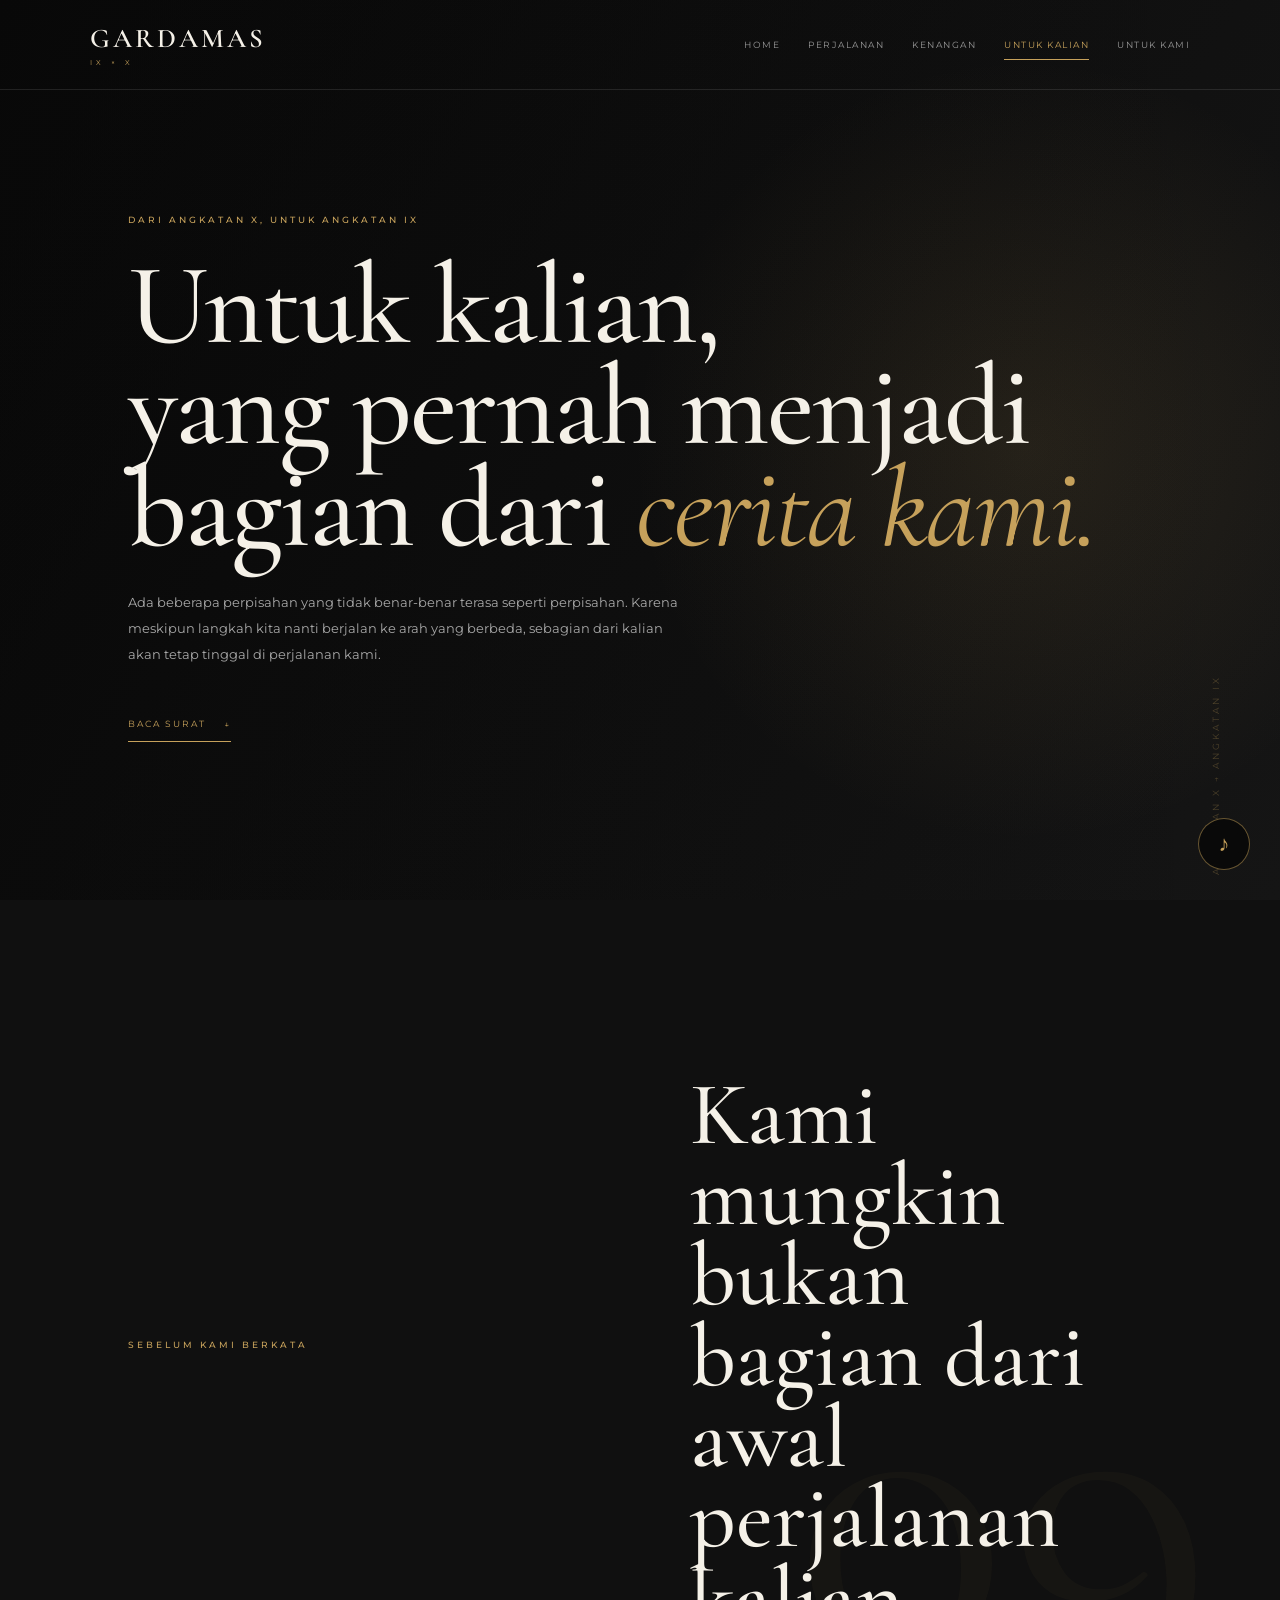
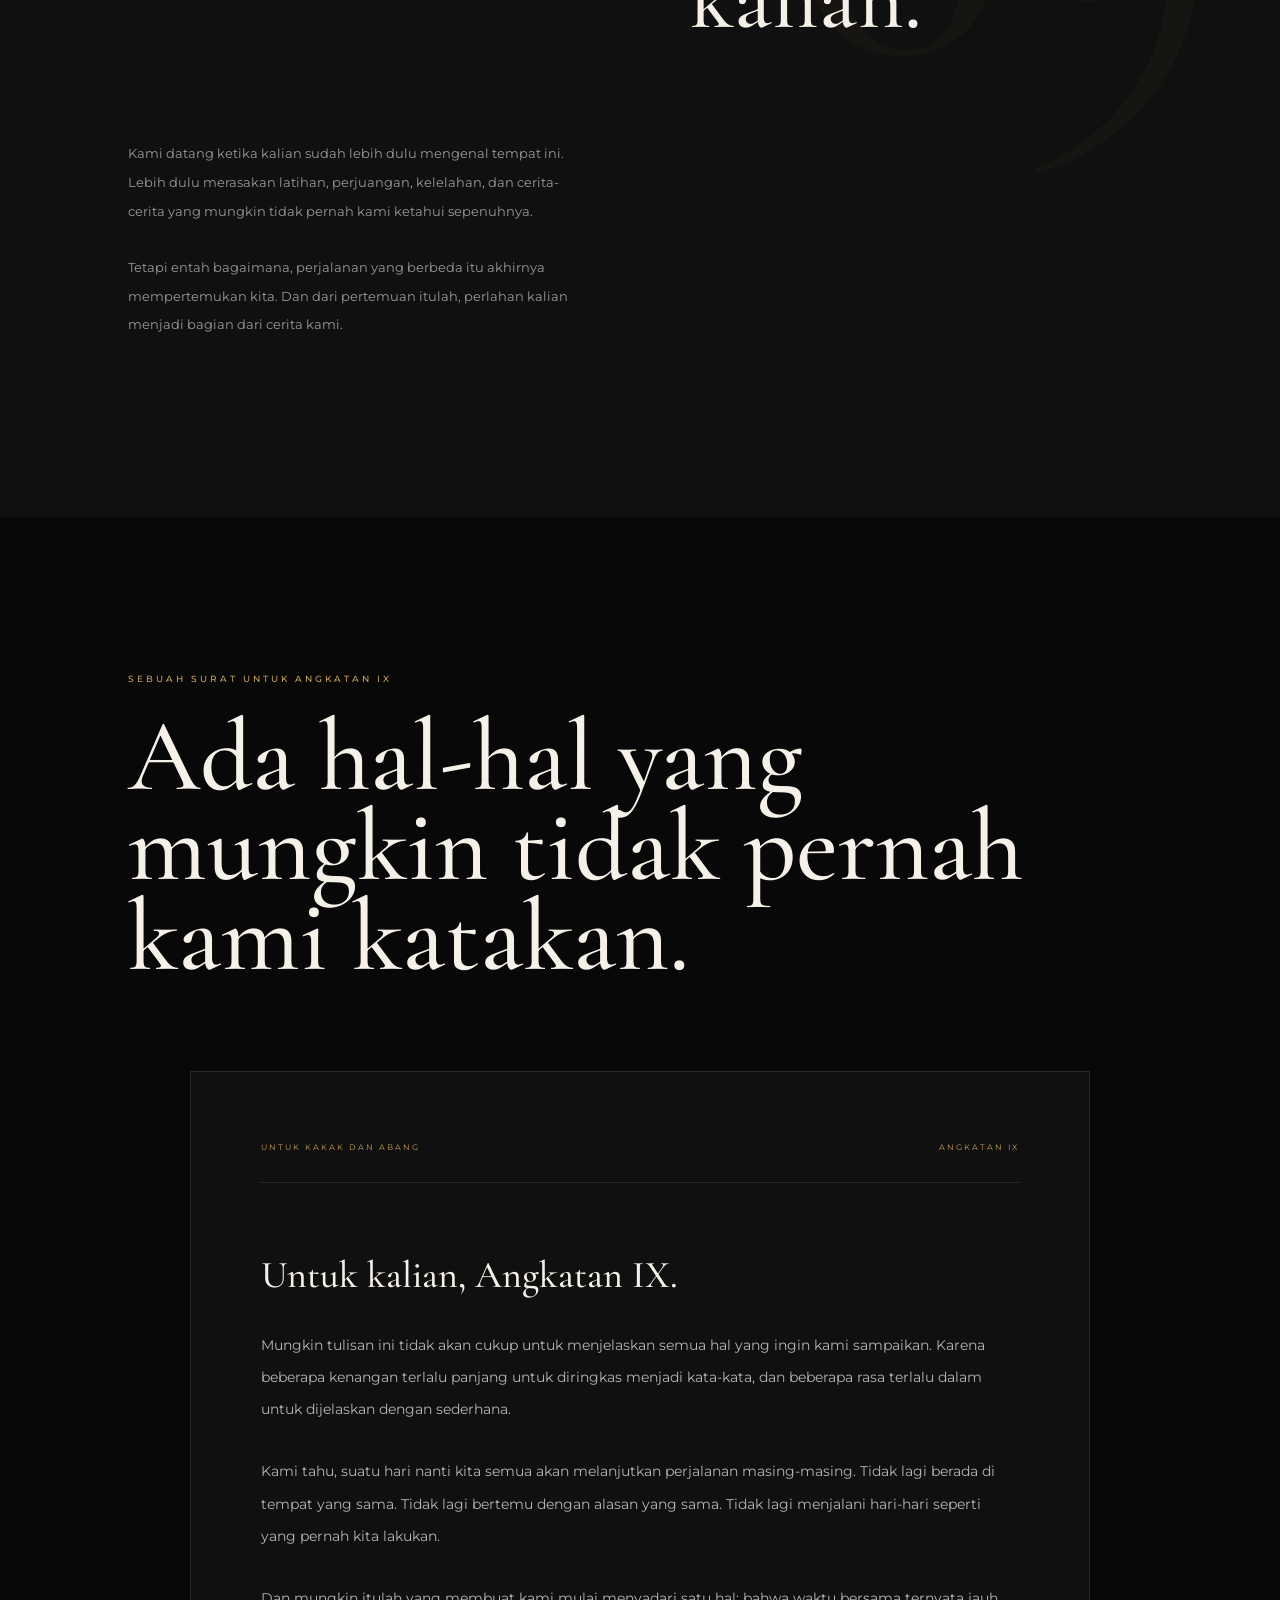
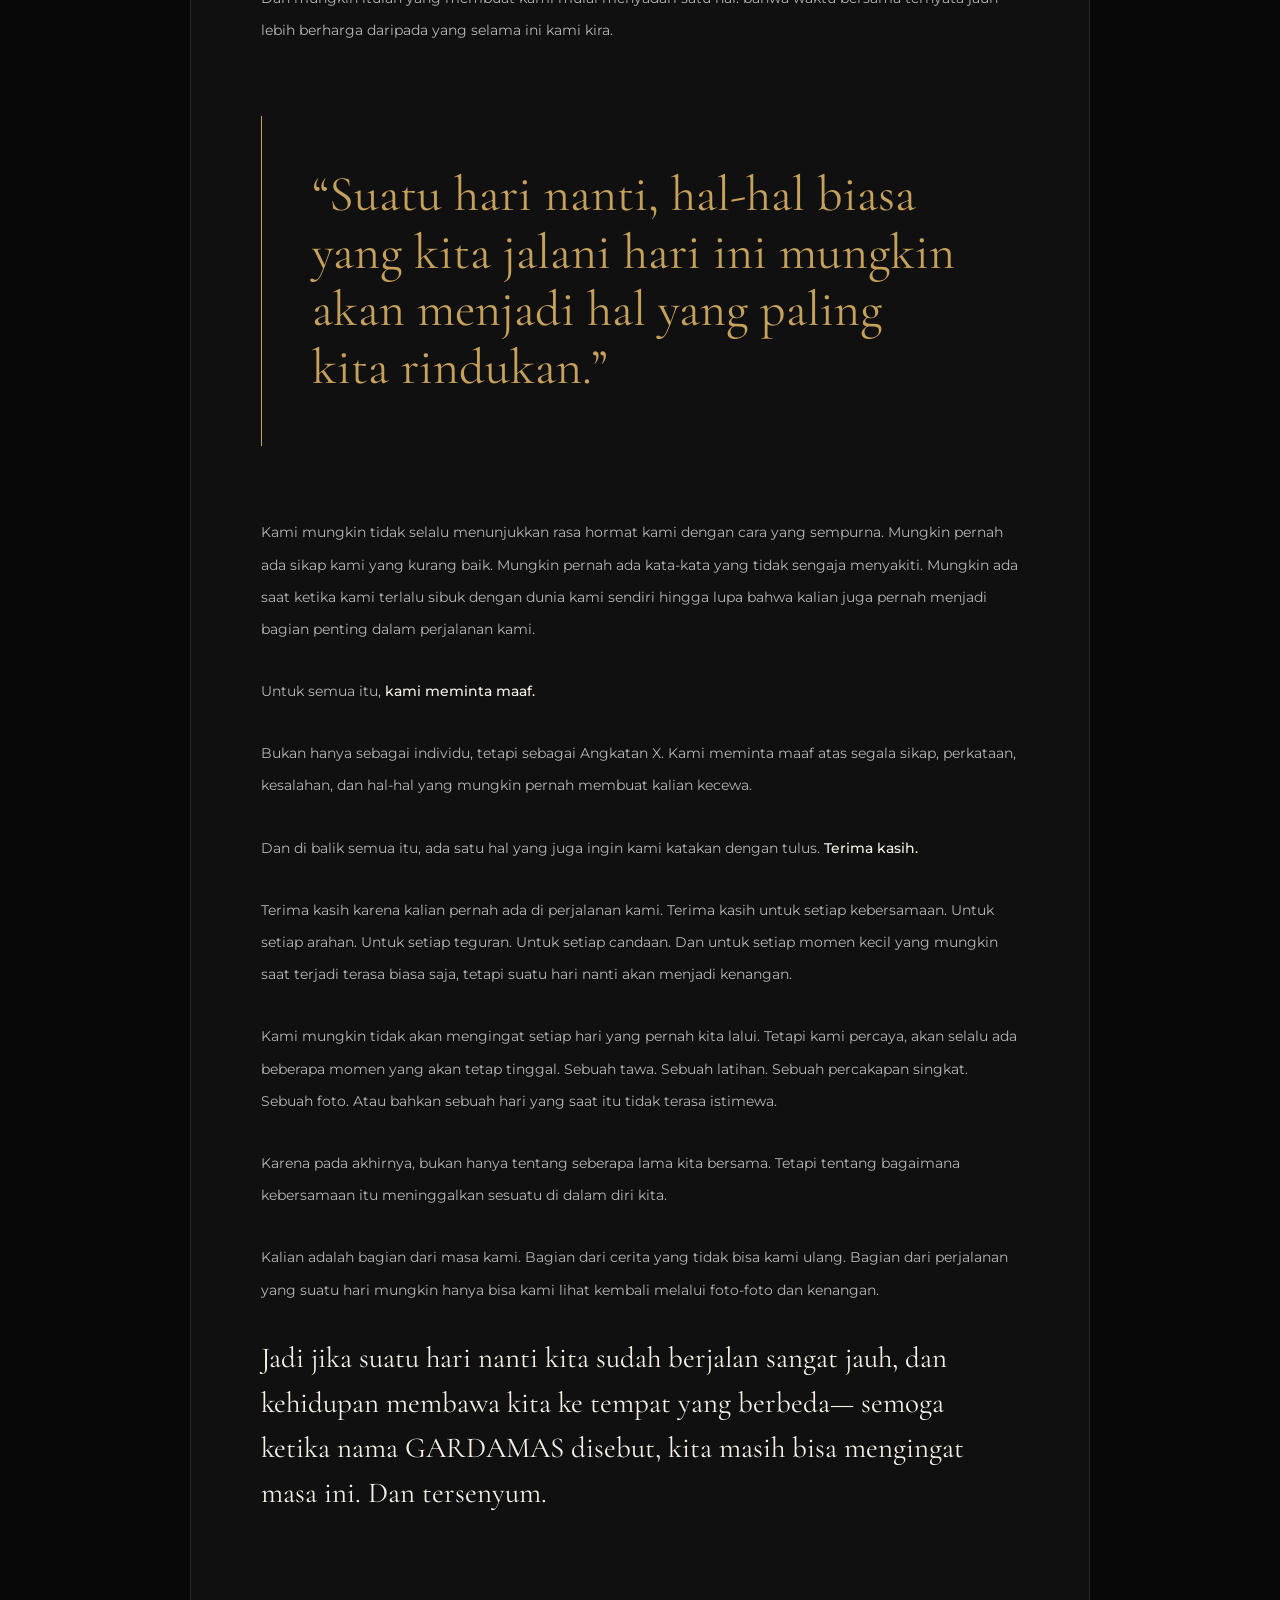
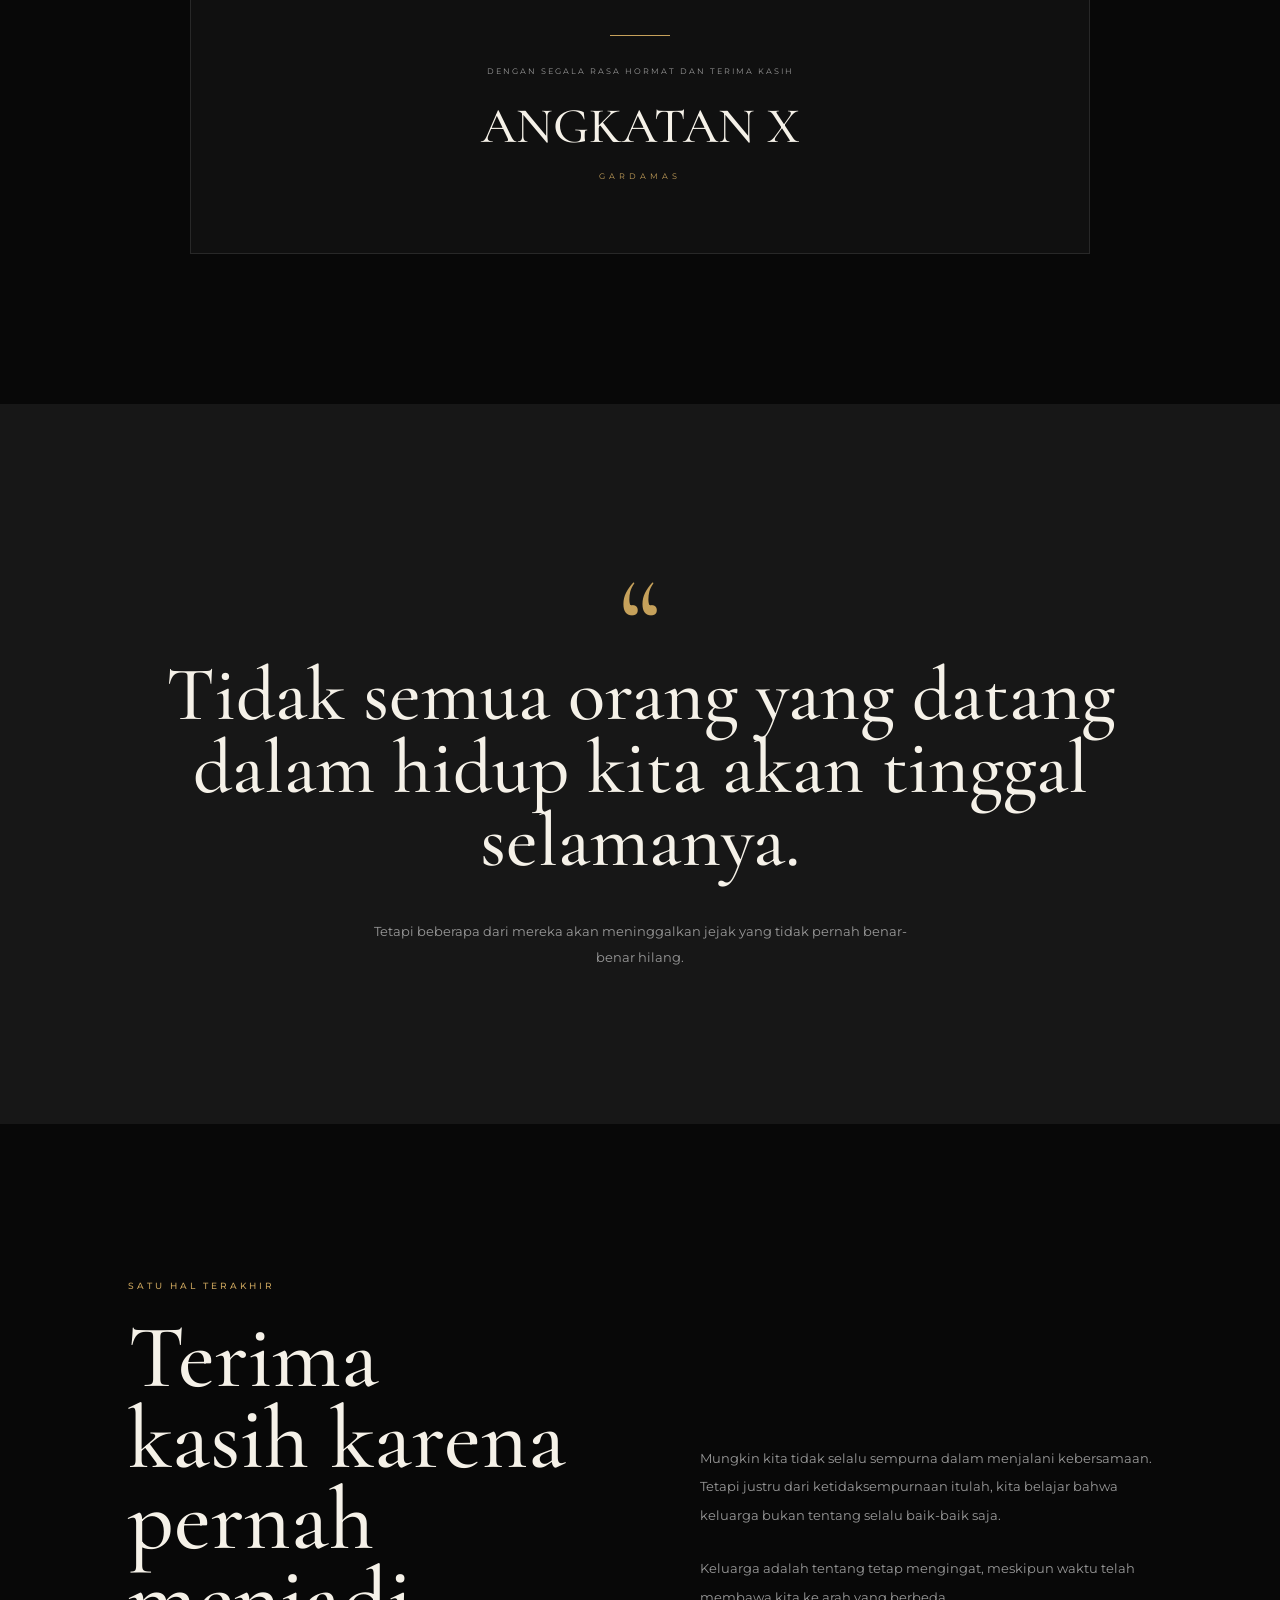
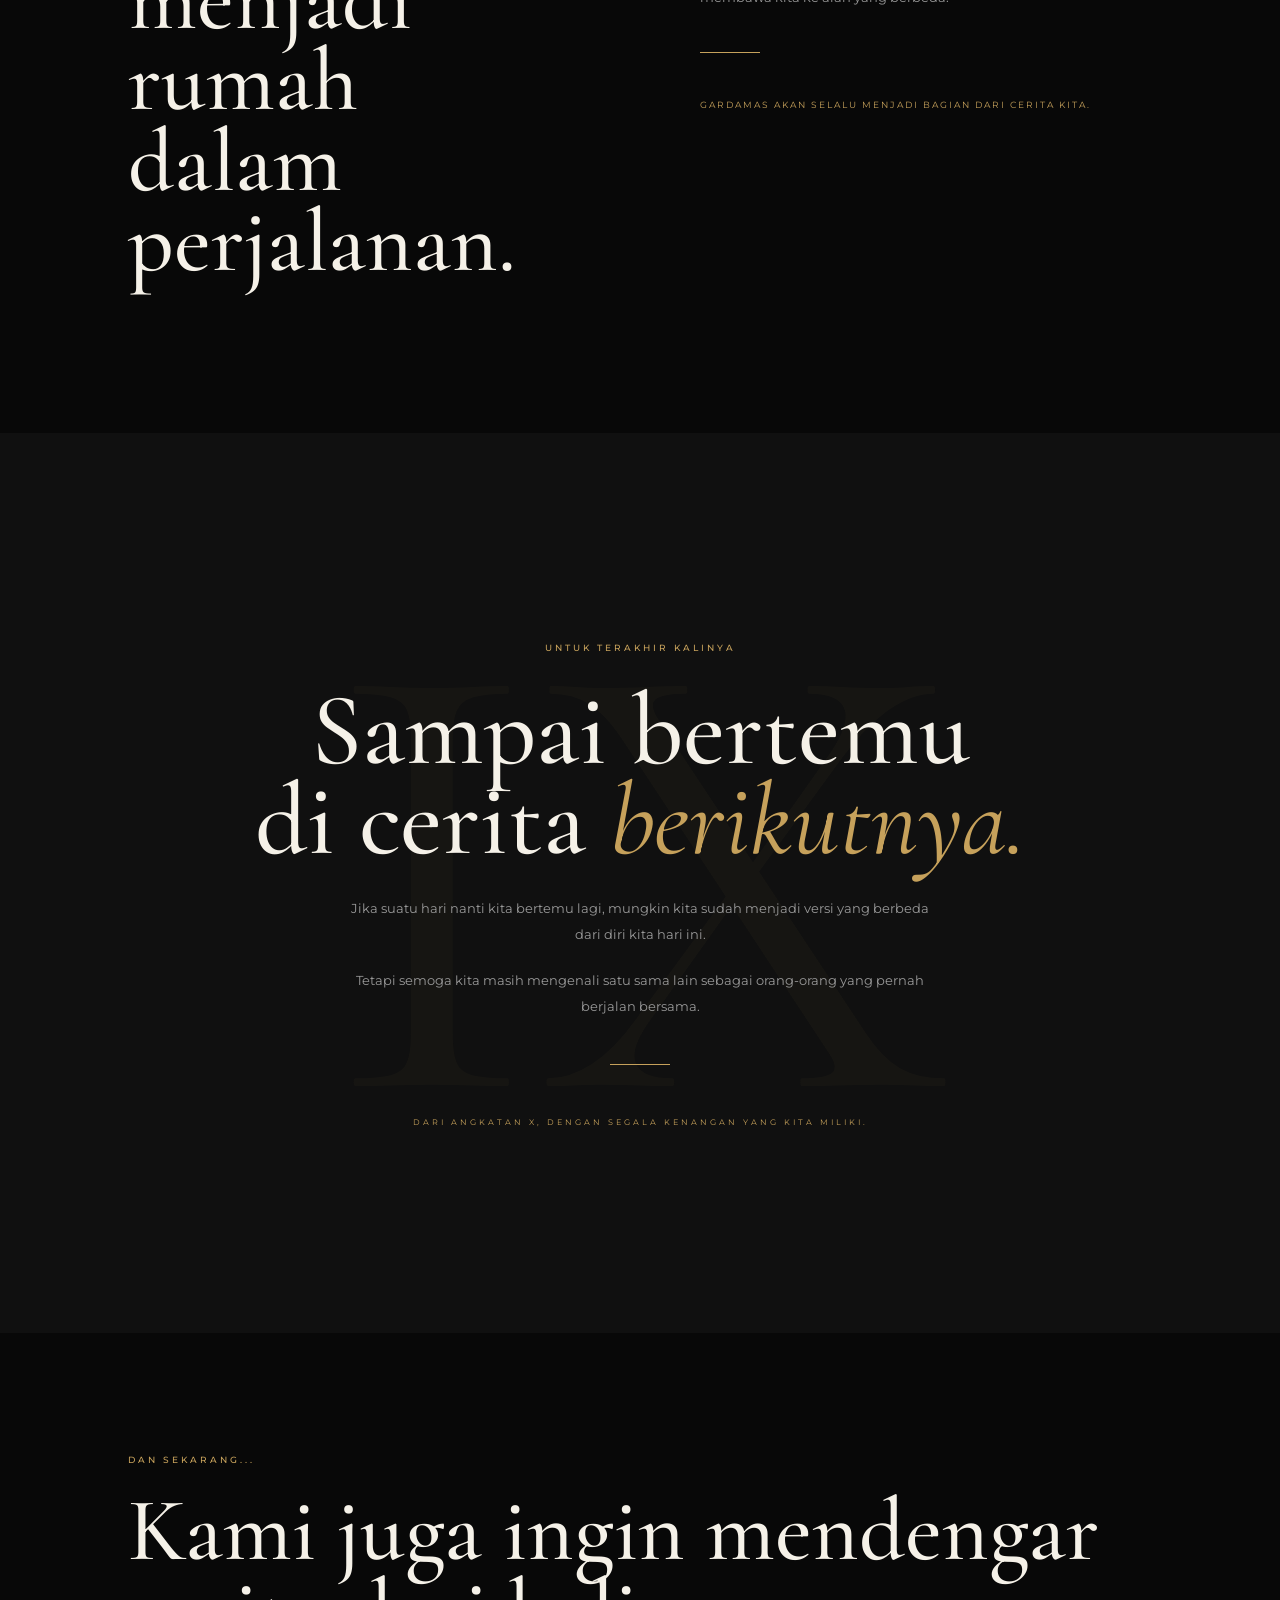
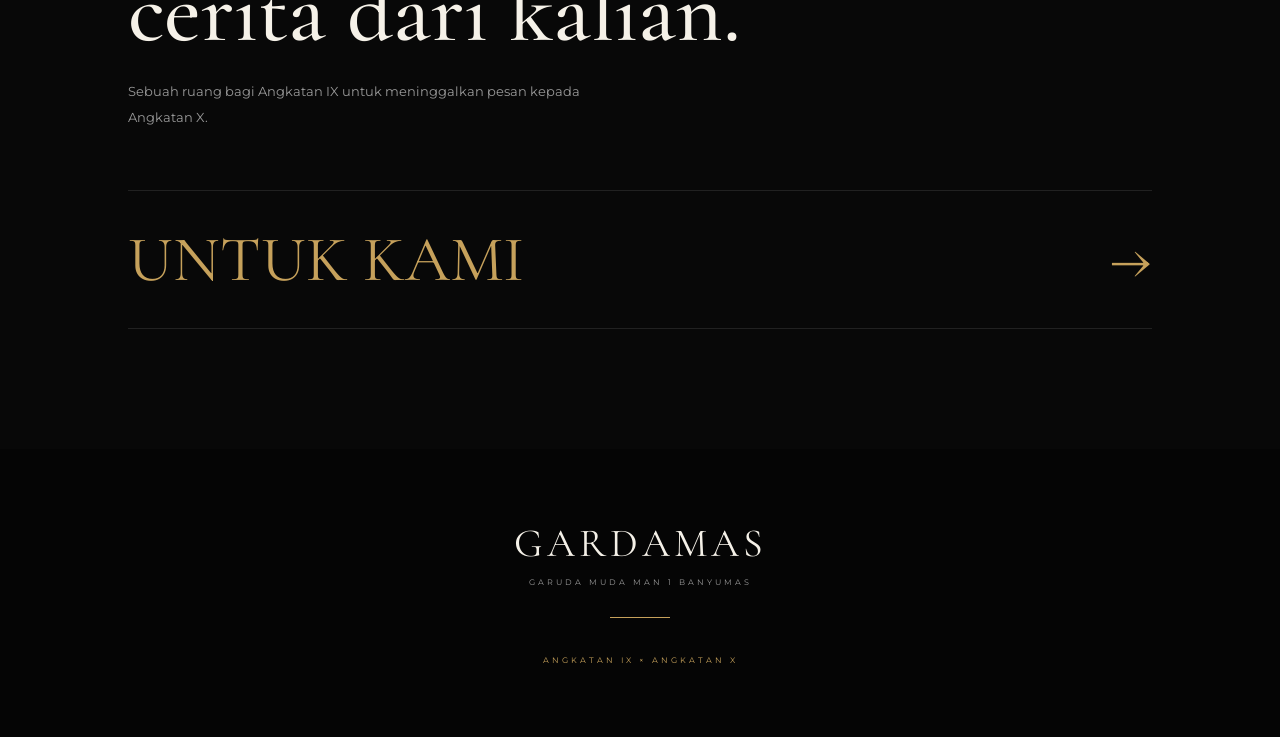
<file: untuk-kalian.html>
<!DOCTYPE html>
<html lang="id">

<head>

    <meta charset="UTF-8">

    <meta name="viewport"
        content="width=device-width, initial-scale=1.0">

    <title>Untuk Kalian | GARDAMAS IX × X</title>


    <!-- CSS -->

    <link rel="stylesheet"
        href="untuk-kalian.css">

    <link rel="stylesheet"
        href="music.css">


    <!-- GOOGLE FONT -->

    <link rel="preconnect"
        href="https://fonts.googleapis.com">

    <link rel="preconnect"
        href="https://fonts.gstatic.com"
        crossorigin>


    <link href="https://fonts.googleapis.com/css2?family=Cormorant+Garamond:wght@400;500;600;700&family=Montserrat:wght@300;400;500;600&display=swap"
        rel="stylesheet">


</head>



<body>


<!-- ================= NAVBAR ================= -->

<header class="navbar"
    id="navbar">


    <a href="index.html"
        class="brand">

        <span>GARDAMAS</span>

        <small>IX × X</small>

    </a>



    <nav id="navMenu">


        <a href="index.html">

            HOME

        </a>


        <a href="perjalanan.html">

            PERJALANAN

        </a>


        <a href="kenangan.html">

            KENANGAN

        </a>


        <a href="untuk-kalian.html"
            class="active">

            UNTUK KALIAN

        </a>


        <a href="untuk-kami.html">

            UNTUK KAMI

        </a>


    </nav>



    <button class="menu-button"
        id="menuButton"
        aria-label="Menu">


        <span></span>

        <span></span>


    </button>


</header>



<!-- ================= HERO ================= -->

<section class="hero">


    <div class="hero-bg"></div>


    <div class="hero-overlay"></div>



    <div class="hero-content">


        <span class="section-label">

            DARI ANGKATAN X, UNTUK ANGKATAN IX

        </span>



        <h1>

            Untuk kalian,<br>

            yang pernah menjadi<br>

            bagian dari

            <em>cerita kami.</em>

        </h1>



        <p>

            Ada beberapa perpisahan yang tidak
            benar-benar terasa seperti perpisahan.

            Karena meskipun langkah kita nanti
            berjalan ke arah yang berbeda,
            sebagian dari kalian akan tetap
            tinggal di perjalanan kami.

        </p>



        <a href="#surat"
            class="scroll-button">


            BACA SURAT

            <span>↓</span>


        </a>


    </div>



    <div class="hero-side-text">


        ANGKATAN X

        <span>→</span>

        ANGKATAN IX


    </div>


</section>



<!-- ================= PEMBUKA ================= -->

<section class="opening">


    <div class="opening-number">

        09

    </div>



    <div class="opening-content reveal">


        <span class="section-label">

            SEBELUM KAMI BERKATA

        </span>



        <h2>

            Kami mungkin bukan
            bagian dari awal
            perjalanan kalian.

        </h2>



        <div class="opening-text">


            <p>

                Kami datang ketika kalian sudah
                lebih dulu mengenal tempat ini.

                Lebih dulu merasakan latihan,
                perjuangan, kelelahan,
                dan cerita-cerita yang mungkin
                tidak pernah kami ketahui sepenuhnya.

            </p>



            <p>

                Tetapi entah bagaimana,
                perjalanan yang berbeda itu
                akhirnya mempertemukan kita.

                Dan dari pertemuan itulah,
                perlahan kalian menjadi
                bagian dari cerita kami.

            </p>


        </div>


    </div>


</section>



<!-- ================= SURAT ================= -->

<section class="letter-section"
    id="surat">


    <div class="letter-header reveal">


        <span class="section-label">

            SEBUAH SURAT UNTUK ANGKATAN IX

        </span>



        <h2>

            Ada hal-hal yang
            mungkin tidak pernah
            kami katakan.

        </h2>


    </div>



    <article class="letter reveal">


        <div class="letter-top">


            <span>

                UNTUK KAKAK DAN ABANG

            </span>


            <span>

                ANGKATAN IX

            </span>


        </div>



        <div class="letter-body">


            <p class="first-paragraph">

                Untuk kalian, Angkatan IX.

            </p>



            <p>

                Mungkin tulisan ini tidak akan cukup
                untuk menjelaskan semua hal yang ingin
                kami sampaikan.

                Karena beberapa kenangan terlalu panjang
                untuk diringkas menjadi kata-kata,
                dan beberapa rasa terlalu dalam
                untuk dijelaskan dengan sederhana.

            </p>



            <p>

                Kami tahu, suatu hari nanti kita semua
                akan melanjutkan perjalanan masing-masing.

                Tidak lagi berada di tempat yang sama.
                Tidak lagi bertemu dengan alasan yang sama.
                Tidak lagi menjalani hari-hari
                seperti yang pernah kita lakukan.

            </p>



            <p>

                Dan mungkin itulah yang membuat kami
                mulai menyadari satu hal:

                bahwa waktu bersama ternyata
                jauh lebih berharga daripada
                yang selama ini kami kira.

            </p>



            <div class="letter-quote">

                “Suatu hari nanti,
                hal-hal biasa yang kita jalani hari ini
                mungkin akan menjadi hal yang paling
                kita rindukan.”

            </div>



            <p>

                Kami mungkin tidak selalu menunjukkan
                rasa hormat kami dengan cara yang sempurna.

                Mungkin pernah ada sikap kami yang kurang baik.
                Mungkin pernah ada kata-kata yang tidak sengaja
                menyakiti.

                Mungkin ada saat ketika kami terlalu sibuk
                dengan dunia kami sendiri hingga lupa
                bahwa kalian juga pernah menjadi bagian
                penting dalam perjalanan kami.

            </p>



            <p>

                Untuk semua itu,

                <strong>kami meminta maaf.</strong>

            </p>



            <p>

                Bukan hanya sebagai individu,
                tetapi sebagai Angkatan X.

                Kami meminta maaf atas segala sikap,
                perkataan, kesalahan,
                dan hal-hal yang mungkin pernah
                membuat kalian kecewa.

            </p>



            <p>

                Dan di balik semua itu,
                ada satu hal yang juga ingin
                kami katakan dengan tulus.

                <strong>Terima kasih.</strong>

            </p>



            <p>

                Terima kasih karena kalian pernah ada
                di perjalanan kami.

                Terima kasih untuk setiap kebersamaan.
                Untuk setiap arahan.
                Untuk setiap teguran.
                Untuk setiap candaan.
                Dan untuk setiap momen kecil
                yang mungkin saat terjadi terasa biasa saja,
                tetapi suatu hari nanti akan menjadi kenangan.

            </p>



            <p>

                Kami mungkin tidak akan mengingat
                setiap hari yang pernah kita lalui.

                Tetapi kami percaya,
                akan selalu ada beberapa momen
                yang akan tetap tinggal.

                Sebuah tawa.
                Sebuah latihan.
                Sebuah percakapan singkat.
                Sebuah foto.
                Atau bahkan sebuah hari
                yang saat itu tidak terasa istimewa.

            </p>



            <p>

                Karena pada akhirnya,
                bukan hanya tentang seberapa lama
                kita bersama.

                Tetapi tentang bagaimana
                kebersamaan itu meninggalkan sesuatu
                di dalam diri kita.

            </p>



            <p>

                Kalian adalah bagian dari masa kami.

                Bagian dari cerita yang tidak bisa
                kami ulang.

                Bagian dari perjalanan yang suatu hari
                mungkin hanya bisa kami lihat kembali
                melalui foto-foto dan kenangan.

            </p>



            <p class="final-letter">

                Jadi jika suatu hari nanti
                kita sudah berjalan sangat jauh,
                dan kehidupan membawa kita
                ke tempat yang berbeda—

                semoga ketika nama GARDAMAS disebut,
                kita masih bisa mengingat masa ini.

                Dan tersenyum.

            </p>


        </div>



        <div class="letter-signature">


            <div class="signature-line"></div>


            <p>

                DENGAN SEGALA RASA HORMAT DAN TERIMA KASIH

            </p>


            <h3>

                ANGKATAN X

            </h3>


            <span>

                GARDAMAS

            </span>


        </div>


    </article>


</section>



<!-- ================= TRANSITION ================= -->

<section class="transition-section">


    <div class="transition-content reveal">


        <span class="big-quote">

            “

        </span>



        <h2>

            Tidak semua orang yang
            datang dalam hidup kita
            akan tinggal selamanya.

        </h2>



        <p>

            Tetapi beberapa dari mereka
            akan meninggalkan jejak
            yang tidak pernah benar-benar hilang.

        </p>


    </div>


</section>



<!-- ================= TERIMA KASIH ================= -->

<section class="thanks-section">


    <div class="thanks-left reveal">


        <span class="section-label">

            SATU HAL TERAKHIR

        </span>



        <h2>

            Terima kasih
            karena pernah
            menjadi rumah
            dalam perjalanan.

        </h2>


    </div>



    <div class="thanks-right reveal">


        <p>

            Mungkin kita tidak selalu sempurna
            dalam menjalani kebersamaan.

            Tetapi justru dari ketidaksempurnaan itulah,
            kita belajar bahwa keluarga bukan tentang
            selalu baik-baik saja.

        </p>



        <p>

            Keluarga adalah tentang tetap mengingat,
            meskipun waktu telah membawa kita
            ke arah yang berbeda.

        </p>



        <div class="small-line"></div>



        <span>

            GARDAMAS AKAN SELALU MENJADI
            BAGIAN DARI CERITA KITA.

        </span>


    </div>


</section>



<!-- ================= CLOSING ================= -->

<section class="closing">


    <div class="closing-bg-text">

        IX

    </div>



    <div class="closing-content reveal">


        <span class="section-label">

            UNTUK TERAKHIR KALINYA

        </span>



        <h2>

            Sampai bertemu<br>

            di cerita

            <em>berikutnya.</em>

        </h2>



        <p>

            Jika suatu hari nanti kita bertemu lagi,
            mungkin kita sudah menjadi versi yang berbeda
            dari diri kita hari ini.

        </p>



        <p>

            Tetapi semoga kita masih mengenali
            satu sama lain sebagai orang-orang
            yang pernah berjalan bersama.

        </p>



        <div class="closing-line"></div>



        <span class="closing-signature">

            DARI ANGKATAN X,
            DENGAN SEGALA KENANGAN YANG KITA MILIKI.

        </span>


    </div>


</section>



<!-- ================= NEXT PAGE ================= -->

<section class="next-section">


    <span class="section-label">

        DAN SEKARANG...

    </span>



    <h2>

        Kami juga ingin
        mendengar cerita
        dari kalian.

    </h2>



    <p>

        Sebuah ruang bagi Angkatan IX
        untuk meninggalkan pesan
        kepada Angkatan X.

    </p>



    <a href="untuk-kami.html"
        class="next-button">


        <span>

            UNTUK KAMI

        </span>


        <span>

            →

        </span>


    </a>


</section>



<!-- ================= FOOTER ================= -->

<footer>


    <a href="index.html">

        GARDAMAS

    </a>



    <p>

        GARUDA MUDA MAN 1 BANYUMAS

    </p>



    <div></div>



    <span>

        ANGKATAN IX × ANGKATAN X

    </span>


</footer>



<!-- ================= GLOBAL MUSIC ================= -->

<audio id="bgMusic"
    loop
    preload="auto">


    <source
        src="musik.mp3"
        type="audio/mpeg">


</audio>



<button
    id="musicButton"
    class="music-button"
    aria-label="Putar musik">


    <span id="musicIcon">

        ♪

    </span>


</button>



<!-- ================= JAVASCRIPT ================= -->

<script src="untuk-kalian.js"></script>

<script src="music.js"></script>


</body>

</html>
</file>
<file: untuk-kalian.css>
/* =========================================
   GARDAMAS - UNTUK KALIAN
========================================= */

:root {
    --black: #080808;
    --dark: #101010;
    --soft-dark: #171717;
    --white: #f5f1e8;
    --gray: #999999;
    --gold: #c6a15b;
    --line: rgba(255, 255, 255, 0.1);
}


/* =========================================
   RESET
========================================= */

* {
    margin: 0;
    padding: 0;
    box-sizing: border-box;
}

html {
    scroll-behavior: smooth;
}

body {
    background: var(--black);
    color: var(--white);
    font-family: "Montserrat", sans-serif;
    overflow-x: hidden;
}

a {
    color: inherit;
    text-decoration: none;
}


/* =========================================
   NAVBAR
========================================= */

.navbar {
    position: absolute;
    top: 0;
    left: 0;

    width: 100%;
    height: 90px;

    padding: 0 7%;

    display: flex;
    justify-content: space-between;
    align-items: center;

    border-bottom: 1px solid var(--line);

    z-index: 1000;

    transition:
        background 0.4s ease,
        backdrop-filter 0.4s ease;
}

.navbar.scrolled {
    position: fixed;

    background: rgba(8, 8, 8, 0.96);

    backdrop-filter: blur(15px);
}


/* BRAND */

.brand {
    display: flex;
    flex-direction: column;
}

.brand span {
    font-family: "Cormorant Garamond", serif;

    font-size: 27px;

    font-weight: 600;

    letter-spacing: 3px;
}

.brand small {
    margin-top: 3px;

    color: var(--gold);

    font-size: 7px;

    letter-spacing: 4px;
}


/* NAVIGATION */

.navbar nav {
    display: flex;
    align-items: center;

    gap: 28px;
}

.navbar nav a {
    position: relative;

    color: var(--gray);

    font-size: 9px;

    letter-spacing: 1.5px;

    transition: color 0.3s ease;
}

.navbar nav a:hover,
.navbar nav a.active {
    color: var(--gold);
}

.navbar nav a.active::after {
    content: "";

    position: absolute;

    left: 0;
    bottom: -10px;

    width: 100%;
    height: 1px;

    background: var(--gold);
}


/* MOBILE MENU */

.menu-button {
    display: none;

    cursor: pointer;

    background: transparent;

    border: none;
}

.menu-button span {
    display: block;

    width: 25px;
    height: 1px;

    margin: 6px 0;

    background: var(--white);
}


/* =========================================
   GLOBAL LABEL
========================================= */

.section-label {
    display: inline-block;

    color: var(--gold);

    font-size: 9px;

    font-weight: 500;

    letter-spacing: 3px;

    line-height: 1.5;
}


/* =========================================
   HERO
========================================= */

.hero {
    position: relative;

    min-height: 100vh;

    display: flex;
    align-items: center;

    padding: 150px 10% 100px;

    overflow: hidden;
}

.hero-bg {
    position: absolute;

    inset: 0;

    background:
        radial-gradient(
            circle at 80% 50%,
            rgba(198, 161, 91, 0.12),
            transparent 35%
        ),
        linear-gradient(
            120deg,
            #080808,
            #151515
        );
}

.hero-overlay {
    position: absolute;

    inset: 0;

    background:
        linear-gradient(
            90deg,
            rgba(8, 8, 8, 0.3),
            transparent
        );
}

.hero-content {
    position: relative;

    z-index: 2;

    max-width: 1100px;
}

.hero-content h1 {
    margin: 28px 0 30px;

    font-family: "Cormorant Garamond", serif;

    font-size: clamp(65px, 9vw, 135px);

    font-weight: 500;

    line-height: 0.88;

    letter-spacing: -2px;
}

.hero-content em {
    color: var(--gold);

    font-weight: 400;
}

.hero-content p {
    max-width: 560px;

    margin-bottom: 45px;

    color: #a8a8a8;

    font-size: 13px;

    line-height: 2;
}

.scroll-button {
    display: inline-flex;

    align-items: center;

    gap: 18px;

    padding-bottom: 12px;

    border-bottom: 1px solid var(--gold);

    color: var(--gold);

    font-size: 9px;

    letter-spacing: 2px;

    transition: gap 0.3s ease;
}

.scroll-button:hover {
    gap: 30px;
}

.hero-side-text {
    position: absolute;

    right: -35px;
    bottom: 120px;

    color: rgba(198, 161, 91, 0.3);

    font-size: 9px;

    letter-spacing: 3px;

    transform: rotate(-90deg);
}


/* =========================================
   OPENING
========================================= */

.opening {
    position: relative;

    min-height: 80vh;

    display: flex;
    align-items: center;

    padding: 150px 10%;

    background: var(--dark);

    overflow: hidden;
}

.opening-number {
    position: absolute;

    right: 5%;
    top: 50%;

    transform: translateY(-50%);

    font-family: "Cormorant Garamond", serif;

    font-size: clamp(250px, 35vw, 550px);

    color: rgba(198, 161, 91, 0.035);

    pointer-events: none;
}

.opening-content {
    position: relative;

    z-index: 2;

    width: 100%;

    display: grid;

    grid-template-columns: 1fr 1fr;

    gap: 100px;

    align-items: center;
}

.opening-content h2 {
    margin-top: 25px;

    font-family: "Cormorant Garamond", serif;

    font-size: clamp(55px, 7vw, 100px);

    font-weight: 500;

    line-height: 0.9;
}

.opening-text {
    max-width: 500px;
}

.opening-text p {
    margin-bottom: 28px;

    color: var(--gray);

    font-size: 13px;

    line-height: 2.2;
}


/* =========================================
   LETTER SECTION
========================================= */

.letter-section {
    padding: 150px 10%;

    background: var(--black);
}

.letter-header {
    max-width: 1000px;

    margin-bottom: 90px;

    /* PENTING: SELALU TERLIHAT */
    opacity: 1;
    visibility: visible;
}

.letter-header h2 {
    margin-top: 25px;

    font-family: "Cormorant Garamond", serif;

    font-size: clamp(60px, 8vw, 110px);

    font-weight: 500;

    line-height: 0.88;
}


/* =========================================
   SURAT UTAMA
========================================= */

.letter {
    display: block !important;

    max-width: 900px;

    margin: 0 auto;

    padding: 70px;

    background: var(--dark);

    border: 1px solid var(--line);

    /* PENTING AGAR TIDAK KOSONG */
    opacity: 1 !important;
    visibility: visible !important;
    transform: translateY(0) !important;
}

.letter-top {
    display: flex;

    justify-content: space-between;
    align-items: center;

    padding-bottom: 30px;

    border-bottom: 1px solid var(--line);

    color: var(--gold);

    font-size: 8px;

    letter-spacing: 2px;
}


/* ISI SURAT */

.letter-body {
    display: block !important;

    padding: 70px 0 40px;

    opacity: 1 !important;
    visibility: visible !important;
}

.letter-body p {
    display: block;

    margin-bottom: 30px;

    color: #b5b5b5;

    font-size: 14px;

    line-height: 2.3;

    opacity: 1 !important;
    visibility: visible !important;
}

.letter-body strong {
    color: var(--white);

    font-weight: 500;
}


/* PARAGRAF PERTAMA */

.first-paragraph {
    color: var(--white) !important;

    font-family: "Cormorant Garamond", serif;

    font-size: 38px !important;

    font-weight: 500;

    line-height: 1.2 !important;
}


/* QUOTE */

.letter-quote {
    display: block;

    margin: 70px 0;

    padding: 50px;

    border-left: 1px solid var(--gold);

    color: var(--gold);

    font-family: "Cormorant Garamond", serif;

    font-size: clamp(30px, 4vw, 50px);

    font-weight: 400;

    line-height: 1.15;

    opacity: 1 !important;
    visibility: visible !important;
}


/* PARAGRAF AKHIR */

.final-letter {
    color: var(--white) !important;

    font-family: "Cormorant Garamond", serif;

    font-size: 29px !important;

    line-height: 1.55 !important;
}


/* SIGNATURE */

.letter-signature {
    display: block;

    padding-top: 50px;

    text-align: center;

    opacity: 1 !important;
    visibility: visible !important;
}

.signature-line {
    width: 60px;
    height: 1px;

    margin: 0 auto 30px;

    background: var(--gold);
}

.letter-signature p {
    color: var(--gray);

    font-size: 8px;

    letter-spacing: 2px;
}

.letter-signature h3 {
    margin: 20px 0 8px;

    font-family: "Cormorant Garamond", serif;

    font-size: 50px;

    font-weight: 500;
}

.letter-signature span {
    color: var(--gold);

    font-size: 8px;

    letter-spacing: 4px;
}


/* =========================================
   TRANSITION
========================================= */

.transition-section {
    min-height: 80vh;

    display: flex;
    align-items: center;
    justify-content: center;

    padding: 120px 10%;

    text-align: center;

    background: var(--soft-dark);
}

.transition-content {
    max-width: 1000px;
}

.big-quote {
    display: block;

    height: 100px;

    color: var(--gold);

    font-family: "Cormorant Garamond", serif;

    font-size: 130px;

    line-height: 1;
}

.transition-content h2 {
    font-family: "Cormorant Garamond", serif;

    font-size: clamp(50px, 6vw, 85px);

    font-weight: 500;

    line-height: 0.95;
}

.transition-content p {
    max-width: 550px;

    margin: 40px auto 0;

    color: var(--gray);

    font-size: 13px;

    line-height: 2;
}


/* =========================================
   THANKS SECTION
========================================= */

.thanks-section {
    padding: 150px 10%;

    display: grid;

    grid-template-columns: 1fr 1fr;

    gap: 120px;

    align-items: center;

    background: var(--black);
}

.thanks-left h2 {
    margin-top: 25px;

    font-family: "Cormorant Garamond", serif;

    font-size: clamp(55px, 7vw, 100px);

    font-weight: 500;

    line-height: 0.9;
}

.thanks-right {
    max-width: 500px;
}

.thanks-right p {
    margin-bottom: 25px;

    color: var(--gray);

    font-size: 13px;

    line-height: 2.2;
}

.small-line {
    width: 60px;
    height: 1px;

    margin: 40px 0;

    background: var(--gold);
}

.thanks-right span {
    color: var(--gold);

    font-size: 9px;

    letter-spacing: 2px;

    line-height: 2;
}


/* =========================================
   CLOSING
========================================= */

.closing {
    position: relative;

    min-height: 100vh;

    display: flex;
    align-items: center;
    justify-content: center;

    padding: 120px 10%;

    text-align: center;

    background: var(--dark);

    overflow: hidden;
}

.closing-bg-text {
    position: absolute;

    font-family: "Cormorant Garamond", serif;

    font-size: clamp(350px, 50vw, 800px);

    color: rgba(198, 161, 91, 0.035);

    pointer-events: none;
}

.closing-content {
    position: relative;

    z-index: 2;

    max-width: 1000px;
}

.closing-content h2 {
    margin: 30px 0;

    font-family: "Cormorant Garamond", serif;

    font-size: clamp(60px, 8vw, 120px);

    font-weight: 500;

    line-height: 0.88;
}

.closing-content em {
    color: var(--gold);

    font-weight: 400;
}

.closing-content p {
    max-width: 600px;

    margin: 0 auto 20px;

    color: var(--gray);

    font-size: 13px;

    line-height: 2;
}

.closing-line {
    width: 60px;
    height: 1px;

    margin: 45px auto;

    background: var(--gold);
}

.closing-signature {
    color: var(--gold);

    font-size: 8px;

    letter-spacing: 3px;

    line-height: 2;
}


/* =========================================
   NEXT PAGE
========================================= */

.next-section {
    min-height: 75vh;

    display: flex;
    flex-direction: column;
    justify-content: center;

    padding: 120px 10%;

    background: var(--black);
}

.next-section h2 {
    margin: 25px 0;

    font-family: "Cormorant Garamond", serif;

    font-size: clamp(55px, 7vw, 100px);

    font-weight: 500;

    line-height: 0.9;
}

.next-section p {
    max-width: 500px;

    color: var(--gray);

    font-size: 13px;

    line-height: 2;
}

.next-button {
    width: 100%;

    display: flex;

    justify-content: space-between;
    align-items: center;

    margin-top: 60px;

    padding: 30px 0;

    border-top: 1px solid var(--line);
    border-bottom: 1px solid var(--line);

    color: var(--gold);

    font-family: "Cormorant Garamond", serif;

    font-size: clamp(35px, 5vw, 70px);

    transition:
        padding 0.4s ease,
        background 0.4s ease;
}

.next-button:hover {
    padding-left: 25px;

    background: rgba(198, 161, 91, 0.03);
}


/* =========================================
   FOOTER
========================================= */

footer {
    padding: 70px 8%;

    text-align: center;

    background: #050505;
}

footer a {
    font-family: "Cormorant Garamond", serif;

    font-size: 40px;

    letter-spacing: 4px;
}

footer p {
    margin-top: 10px;

    color: var(--gray);

    font-size: 8px;

    letter-spacing: 3px;
}

footer div {
    width: 60px;
    height: 1px;

    margin: 30px auto;

    background: var(--gold);
}

footer span {
    color: var(--gold);

    font-size: 8px;

    letter-spacing: 3px;
}


/* =========================================
   ANIMATIONS
========================================= */

/* Default semua elemen LANGSUNG terlihat */

.reveal {
    opacity: 1;
    visibility: visible;

    transform: translateY(0);

    transition:
        opacity 0.8s ease,
        transform 0.8s ease;
}


/* Class active tetap didukung */

.reveal.active {
    opacity: 1;
    visibility: visible;

    transform: translateY(0);
}


/* =========================================
   TABLET
========================================= */

@media (max-width: 900px) {

    .navbar {
        padding: 0 6%;
    }

    .navbar nav {
        position: fixed;

        top: 90px;
        left: 0;

        width: 100%;
        height: calc(100vh - 90px);

        display: flex;

        flex-direction: column;

        justify-content: center;
        align-items: center;

        gap: 35px;

        background: var(--black);

        transform: translateX(100%);

        transition: transform 0.5s ease;
    }

    .navbar nav.show {
        transform: translateX(0);
    }

    .navbar nav a {
        font-size: 13px;
    }

    .menu-button {
        display: block;
    }

    .opening-content {
        grid-template-columns: 1fr;

        gap: 60px;
    }

    .thanks-section {
        grid-template-columns: 1fr;

        gap: 70px;
    }

}


/* =========================================
   MOBILE
========================================= */

@media (max-width: 600px) {

    .navbar {
        height: 75px;

        padding: 0 7%;
    }

    .navbar nav {
        top: 75px;

        height: calc(100vh - 75px);
    }

    .brand span {
        font-size: 22px;
    }

    .brand small {
        font-size: 6px;
    }


    /* HERO */

    .hero {
        min-height: 100svh;

        padding: 130px 7% 80px;
    }

    .hero-content h1 {
        font-size: 58px;

        letter-spacing: -1px;
    }

    .hero-content p {
        font-size: 12px;

        line-height: 2;
    }

    .hero-side-text {
        display: none;
    }


    /* OPENING */

    .opening {
        padding: 100px 7%;
    }

    .opening-content {
        gap: 50px;
    }

    .opening-content h2 {
        font-size: 58px;
    }

    .opening-text p {
        font-size: 12px;
    }


    /* LETTER */

    .letter-section {
        padding: 100px 7%;
    }

    .letter-header {
        margin-bottom: 60px;
    }

    .letter-header h2 {
        font-size: 60px;
    }

    .letter {
        padding: 35px 22px;
    }

    .letter-top {
        gap: 15px;

        font-size: 6px;
    }

    .letter-body {
        padding: 50px 0 30px;
    }

    .letter-body p {
        font-size: 12px;

        line-height: 2.2;
    }

    .first-paragraph {
        font-size: 32px !important;
    }

    .letter-quote {
        margin: 50px 0;

        padding: 30px 20px;

        font-size: 30px;
    }

    .final-letter {
        font-size: 24px !important;
    }

    .letter-signature h3 {
        font-size: 42px;
    }


    /* TRANSITION */

    .transition-section {
        min-height: 65vh;

        padding: 100px 7%;
    }

    .big-quote {
        font-size: 100px;
    }

    .transition-content h2 {
        font-size: 48px;
    }


    /* THANKS */

    .thanks-section {
        padding: 100px 7%;
    }

    .thanks-left h2 {
        font-size: 58px;
    }

    .thanks-right p {
        font-size: 12px;
    }


    /* CLOSING */

    .closing {
        min-height: 85vh;

        padding: 100px 7%;
    }

    .closing-content h2 {
        font-size: 60px;
    }

    .closing-content p {
        font-size: 12px;
    }


    /* NEXT */

    .next-section {
        min-height: 70vh;

        padding: 100px 7%;
    }

    .next-section h2 {
        font-size: 58px;
    }

    .next-section p {
        font-size: 12px;
    }


    /* FOOTER */

    footer {
        padding: 60px 7%;
    }

    footer a {
        font-size: 32px;
    }

    footer p,
    footer span {
        font-size: 7px;
    }

}
</file>
<file: music.css>
/* ========================================
   GLOBAL MUSIC BUTTON
======================================== */

.music-button {

    position: fixed;

    right: 30px;

    bottom: 30px;

    width: 52px;

    height: 52px;

    border-radius: 50%;

    border: 1px solid rgba(198, 161, 91, 0.5);

    background: rgba(8, 8, 8, 0.85);

    backdrop-filter: blur(10px);

    color: #c6a15b;

    display: flex;

    align-items: center;

    justify-content: center;

    cursor: pointer;

    z-index: 9999;

    transition:
        transform 0.3s ease,
        background 0.3s ease,
        border 0.3s ease;

}


/* ICON */

.music-button span {

    font-size: 22px;

    line-height: 1;

    transition: 0.3s;

}


/* HOVER */

.music-button:hover {

    background: #c6a15b;

    color: #080808;

    border-color: #c6a15b;

    transform: scale(1.1);

}


/* SAAT MUSIK DIPUTAR */

.music-button.playing {

    animation: musicPulse 2s infinite;

}


@keyframes musicPulse {

    0% {

        box-shadow:
            0 0 0 0 rgba(198, 161, 91, 0.4);

    }

    70% {

        box-shadow:
            0 0 0 12px rgba(198, 161, 91, 0);

    }

    100% {

        box-shadow:
            0 0 0 0 rgba(198, 161, 91, 0);

    }

}


/* MOBILE */

@media (max-width: 600px) {

    .music-button {

        width: 46px;

        height: 46px;

        right: 20px;

        bottom: 20px;

    }


    .music-button span {

        font-size: 19px;

    }

}
</file>
